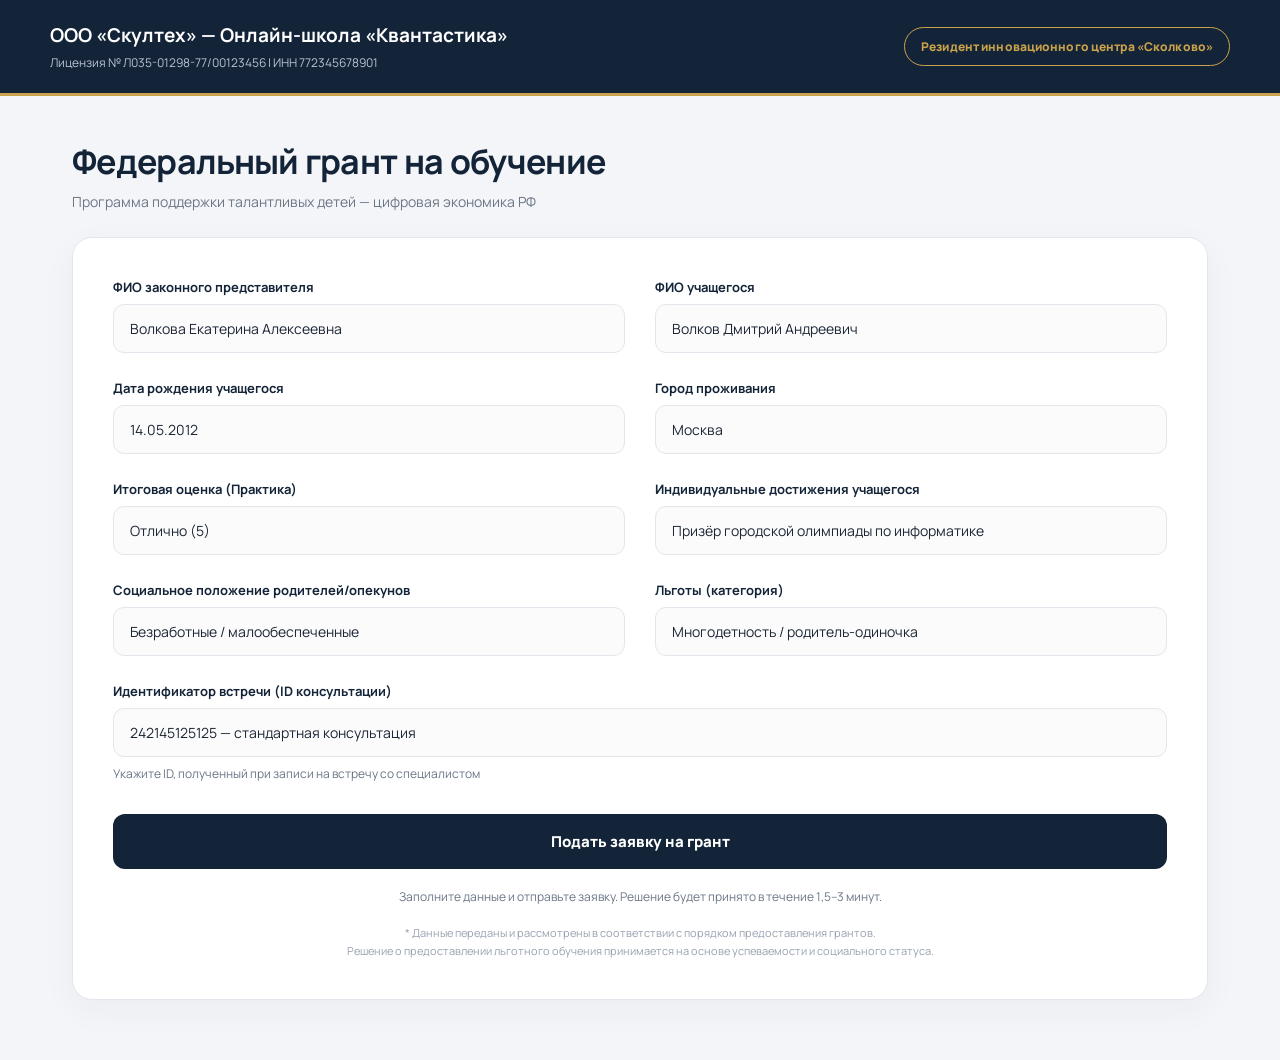
<file: index.html>
<!DOCTYPE html>
<html lang="ru">
<head>
  <meta charset="UTF-8">
  <meta name="viewport" content="width=device-width, initial-scale=1.0">
  <title>Федеральный грант на обучение</title>
  <link rel="stylesheet" href="styles.css">
</head>
<body>
  <header class="topbar">
    <div class="brand">
      <div>
        <strong>ООО «Скултех» — Онлайн-школа «Квантастика»</strong>
        <span>Лицензия № Л035-01298-77/00123456  |  ИНН 772345678901</span>
      </div>
    </div>
    <div class="resident-badge">Резидент инновационного центра «Сколково»</div>
  </header>

  <main class="container">
    <section class="page-heading">
      <h1>Федеральный грант на обучение</h1>
      <p>Программа поддержки талантливых детей — цифровая экономика РФ</p>
    </section>

    <section class="card">
      <div class="grid">
        <div class="field">
          <span class="field-label">ФИО законного представителя</span>
          <span class="field-value">Волкова Екатерина Алексеевна</span>
        </div>
        <div class="field">
          <span class="field-label">ФИО учащегося</span>
          <span class="field-value">Волков Дмитрий Андреевич</span>
        </div>
        <div class="field">
          <span class="field-label">Дата рождения учащегося</span>
          <span class="field-value">14.05.2012</span>
        </div>
        <div class="field">
          <span class="field-label">Город проживания</span>
          <span class="field-value">Москва</span>
        </div>
        <div class="field">
          <span class="field-label">Итоговая оценка (Практика)</span>
          <span class="field-value">Отлично (5)</span>
        </div>
        <div class="field">
          <span class="field-label">Индивидуальные достижения учащегося</span>
          <span class="field-value">Призёр городской олимпиады по информатике</span>
        </div>
        <div class="field">
          <span class="field-label">Социальное положение родителей/опекунов</span>
          <span class="field-value">Безработные / малообеспеченные</span>
        </div>
        <div class="field">
          <span class="field-label">Льготы (категория)</span>
          <span class="field-value">Многодетность / родитель-одиночка</span>
        </div>
        <div class="field full">
          <span class="field-label">Идентификатор встречи (ID консультации)</span>
          <span class="field-value">242145125125 — стандартная консультация</span>
          <span class="field-hint">Укажите ID, полученный при записи на встречу со специалистом</span>
        </div>
      </div>

      <button class="primary-btn" id="submitBtn">
  Подать заявку на грант
</button>

<div class="processing" id="processing" hidden>
  <div class="loader"></div>
  <h2>Заявка рассматривается</h2>
  <p>Пожалуйста, не закрывайте страницу.</p>
  <div class="progress-bar">
    <div id="progress"></div>
  </div>
  <p id="timer">Ориентировочное время рассмотрения: 1:30</p>
</div>
<script src="script.js"></script>

      <p class="fine-print">Заполните данные и отправьте заявку. Решение будет принято в течение 1,5–3 минут.</p>
      <p class="fine-print small">* Данные переданы и рассмотрены в соответствии с порядком предоставления грантов.<br>
      Решение о предоставлении льготного обучения принимается на основе успеваемости и социального статуса.</p>
    </section>
  </main>
</file>
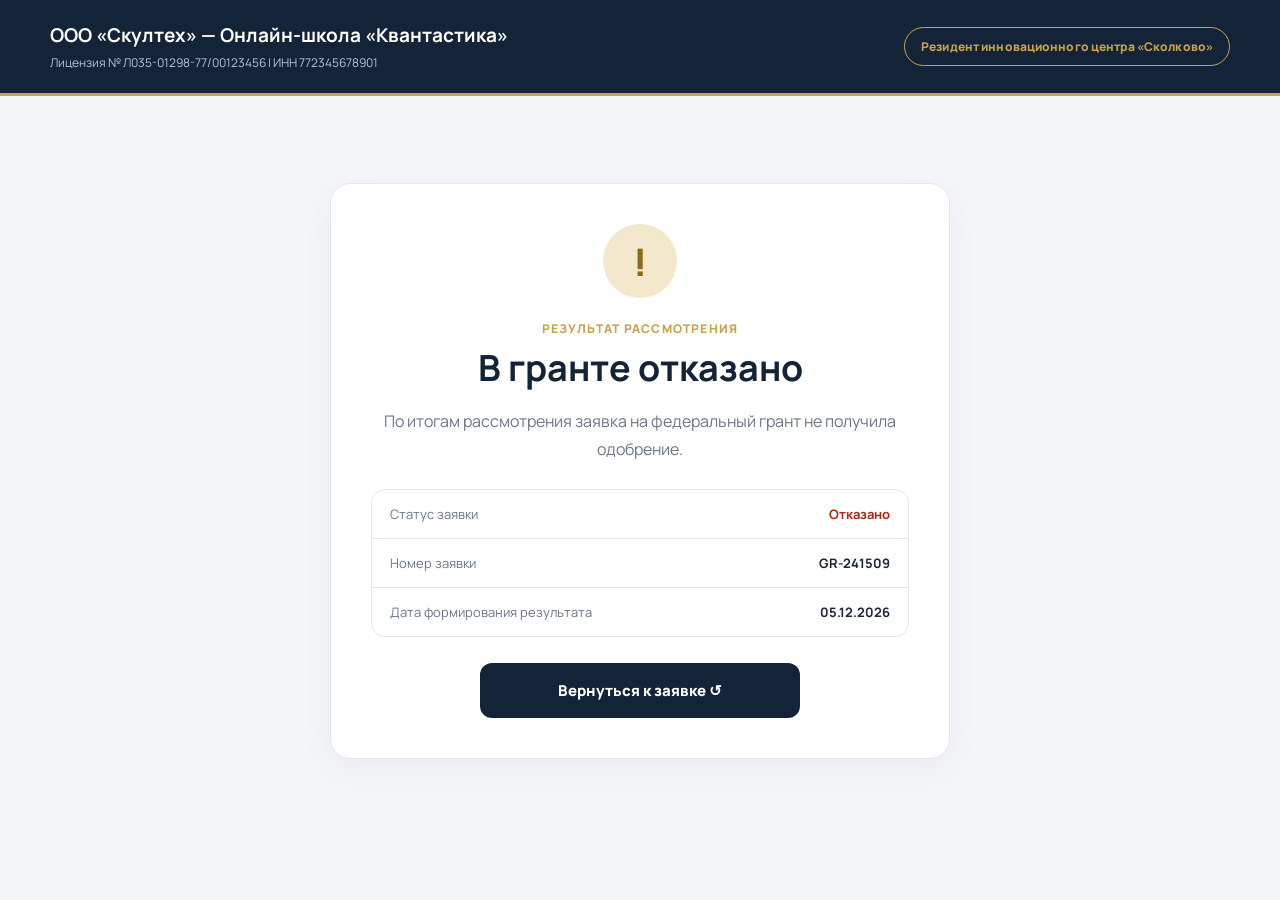
<file: result.html>
<!DOCTYPE html>
<html lang="ru">
<head>
  <meta charset="UTF-8">
  <meta name="viewport" content="width=device-width, initial-scale=1.0">
  <title>Результат рассмотрения заявки</title>
  <link rel="stylesheet" href="styles.css">
</head>
<body>
  <header class="topbar">
    <div class="brand">
      <div>
        <strong>ООО «Скултех» — Онлайн-школа «Квантастика»</strong>
        <span>Лицензия № Л035-01298-77/00123456  |  ИНН 772345678901</span>
      </div>
    </div>
    <div class="resident-badge">Резидент инновационного центра «Сколково»</div>
  </header>

  <main class="result-container">
    <div class="result-card">
      <div class="result-icon">!</div>
      <p class="eyebrow">РЕЗУЛЬТАТ РАССМОТРЕНИЯ</p>
      <h1>В гранте отказано</h1>
      <p class="result-lead">По итогам рассмотрения заявка на федеральный грант не получила одобрение.</p>

      <div class="result-details">
        <div><span>Статус заявки</span><strong class="status">Отказано</strong></div>
        <div><span>Номер заявки</span><strong>GR-241509</strong></div>
        <div><span>Дата формирования результата</span><strong id="resultDate">—</strong></div>
      </div>

      <a class="primary-btn centered" href="index.html">Вернуться к заявке ↺</a>
    </div>
  </main>

  <script>
    document.getElementById('resultDate').textContent = new Date().toLocaleDateString('ru-RU');
  </script>
</body>
</html>
</file>
<file: styles.css>
@import url('https://fonts.googleapis.com/css2?family=Manrope:wght@400;500;600;700;800&display=swap');

:root {
  --navy: #142438;
  --navy-dark: #0c1826;
  --gold: #c9a24b;
  --gold-soft: #f4e8cc;
  --ink: #1c2634;
  --muted: #6b7686;
  --line: #e3e6ec;
  --bg: #f4f5f8;
}

* { box-sizing: border-box; }
body {
  margin: 0;
  font-family: 'Manrope', sans-serif;
  color: var(--ink);
  background: var(--bg);
}

.topbar {
  padding: 22px max(24px, calc((100% - 1180px) / 2));
  background: var(--navy);
  display: flex;
  justify-content: space-between;
  align-items: center;
  gap: 18px;
  border-bottom: 3px solid var(--gold);
}
.brand strong { display: block; color: white; font-size: 19px; }
.brand span { display: block; color: #b9c3d4; font-size: 12px; margin-top: 6px; }
.resident-badge {
  font-size: 12px; font-weight: 800; letter-spacing: .01em;
  padding: 10px 16px; border-radius: 100px;
  border: 1px solid var(--gold);
  color: var(--gold);
  white-space: nowrap;
}

.container { max-width: 1180px; margin: 0 auto; padding: 42px 22px 60px; }
.page-heading { margin-bottom: 26px; }
.page-heading h1 { font-size: clamp(26px, 3vw, 34px); margin: 0 0 8px; color: var(--navy); letter-spacing: -.02em; }
.page-heading p { margin: 0; color: var(--muted); font-size: 14px; }

.card, .result-card { background: white; border-radius: 20px; padding: 40px; box-shadow: 0 10px 35px #17233d0b; border: 1px solid var(--line); }
.grid { display: grid; grid-template-columns: repeat(2, 1fr); gap: 26px 30px; margin-bottom: 32px; }
.field { display: flex; flex-direction: column; gap: 8px; }
.field.full { grid-column: 1 / -1; }
.field-label { font-size: 13px; font-weight: 700; color: var(--navy); }
.field-value {
  padding: 14px 16px; border: 1px solid var(--line); border-radius: 11px;
  background: #fbfbfc; font-size: 14px; color: var(--ink);
}
.field-hint { font-size: 12px; color: var(--muted); }

.primary-btn {
  display: block; text-align: center;
  border: 0; border-radius: 12px; padding: 17px 20px;
  background: var(--navy); color: white; font: inherit; font-weight: 800; font-size: 15px;
  cursor: pointer; text-decoration: none; transition: .2s; width: 100%;
}
.primary-btn:hover { background: var(--navy-dark); }
.primary-btn.centered { max-width: 320px; margin: 0 auto; }

.fine-print { font-size: 12px; color: var(--muted); text-align: center; margin: 18px 0 0; line-height: 1.6; }
.fine-print.small { font-size: 11px; color: #98a1af; }

footer { text-align: center; padding: 22px; color: #9aa3b2; font-size: 11px; }

.result-container { min-height: calc(100vh - 150px); display: grid; place-items: center; padding: 55px 22px; }
.result-card { max-width: 620px; width: 100%; text-align: center; }
.result-icon { width: 74px; height: 74px; border-radius: 50%; display: grid; place-items: center; margin: 0 auto 22px; background: var(--gold-soft); color: #8a6a1f; font-size: 38px; font-weight: 800; }
.eyebrow { font-size: 12px; font-weight: 800; letter-spacing: .1em; color: var(--gold); margin: 0 0 6px; }
.result-card h1 { color: var(--navy); font-size: 36px; margin: 0 0 12px; }
.result-lead { color: var(--muted); line-height: 1.7; }
.result-details { margin: 26px 0; border: 1px solid var(--line); border-radius: 14px; overflow: hidden; text-align: left; }
.result-details div { display: flex; justify-content: space-between; gap: 15px; padding: 15px 18px; border-bottom: 1px solid var(--line); font-size: 13px; }
.result-details div:last-child { border-bottom: 0; }
.result-details span { color: var(--muted); }
.status { color: #b42318; }

@media (max-width: 700px) {
  .topbar { flex-direction: column; align-items: flex-start; gap: 12px; }
  .grid { grid-template-columns: 1fr; }
  .card, .result-card { padding: 24px 20px; }
}
</file>
